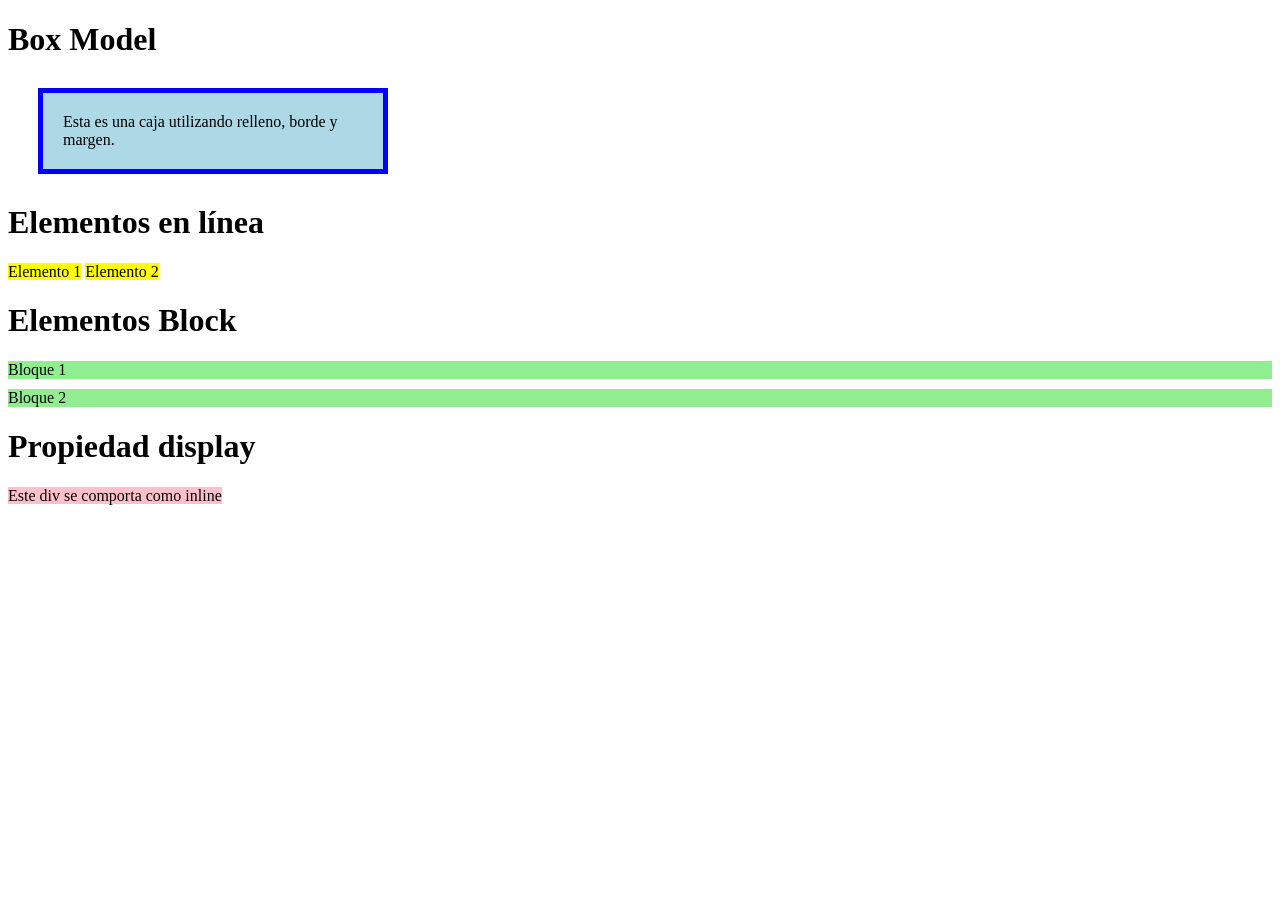
<file: Punto 2-1/index.html>
<!DOCTYPE html>
<html>
<head>
    <title>Modelo de Caja (Box Model)</title>
    <link rel="stylesheet" href="estilos.css">
    <meta charset="UTF-8">
</head>
<body>

<h1>Box Model</h1>

<div class="caja">
    Esta es una caja utilizando relleno, borde y margen.
</div>

<h1>Elementos en línea</h2>

<span class="inline">Elemento 1</span>
<span class="inline">Elemento 2</span>

<h1>Elementos Block</h2>

<div class="block">Bloque 1</div>
<div class="block">Bloque 2</div>

<h1>Propiedad display</h2>

<div class="display-inline">
    Este div se comporta como inline
</div>

</body>
</html>
</file>
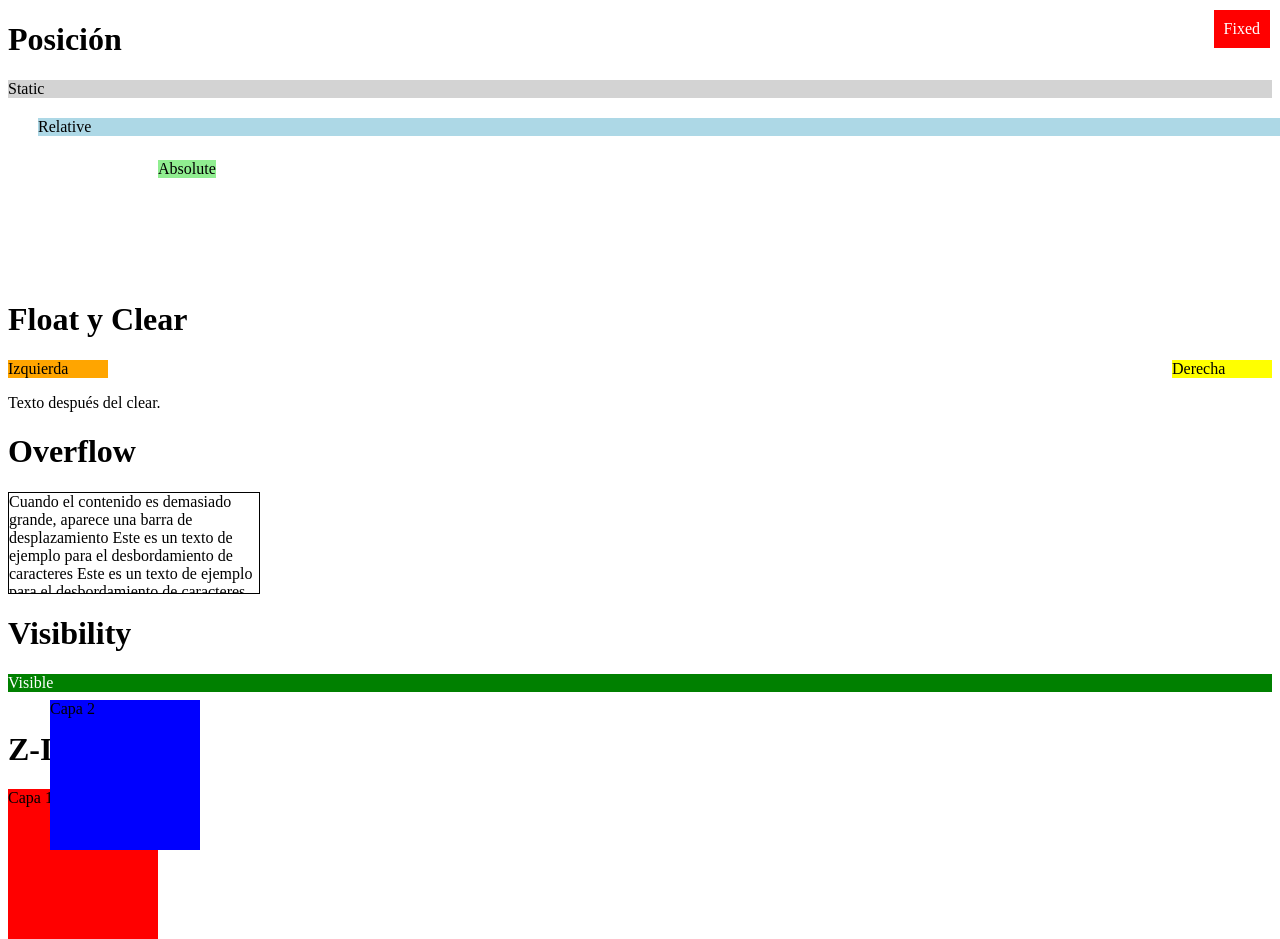
<file: Punto 2-2/index.html>
<!DOCTYPE html>
<html>
<head>
    <title>Propiedades de visualización y posicionamiento de elementos</title>
    <link rel="stylesheet" href="estilos.css">
    <meta charset="UTF-8">
</head>
<body>

<h1>Posición</h1>

<div class="contenedor">
    <div class="static">Static</div>
    <div class="relative">Relative</div>
    <div class="absolute">Absolute</div>
</div>

<div class="fixed">
    Fixed
</div>

<h1>Float y Clear</h1>

<div class="float-left">Izquierda</div>
<div class="float-right">Derecha</div>

<div class="clear"></div>

<p>Texto después del clear.</p>

<h1>Overflow</h1>

<div class="overflow-box">
    Cuando el contenido es demasiado grande, aparece una barra de desplazamiento
    Este es un texto de ejemplo para el desbordamiento de caracteres
    Este es un texto de ejemplo para el desbordamiento de caracteres
    Este es un texto de ejemplo para el desbordamiento de caracteres
</div>

<h1>Visibility</h1>

<div class="visible-box">
    Visible
</div>

<div class="hidden-box">
    Hidden
</div>

<h1>Z-Index</h1>

<div class="capa1">Capa 1</div>
<div class="capa2">Capa 2</div>

</body>
</html>
</file>
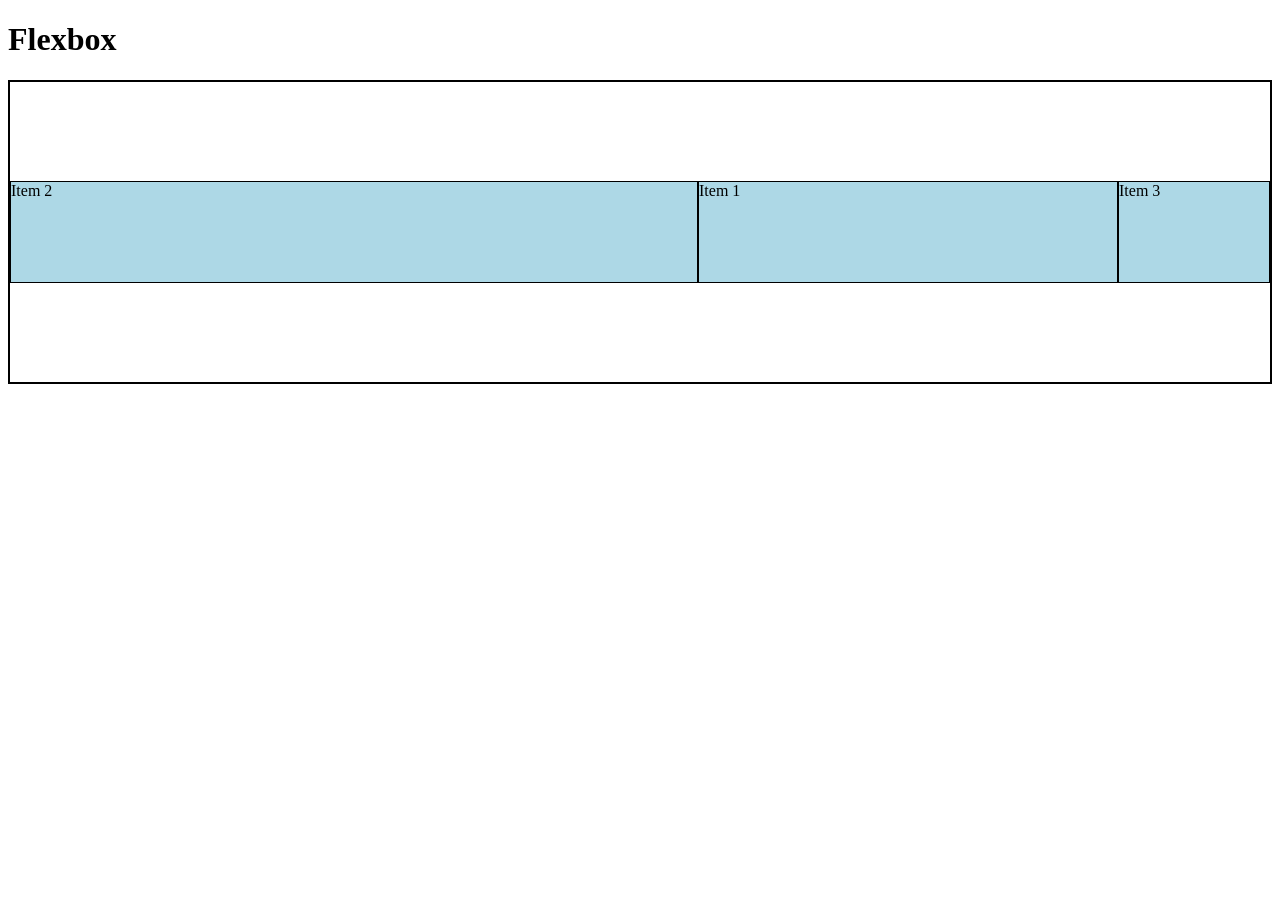
<file: Punto 2-3/index.html>
<!DOCTYPE html>
<html>
<head>
    <title>Flexbox CSS</title>
    <link rel="stylesheet" href="estilos.css">
    <meta charset="UTF-8">
</head>
<body>

<h1>Flexbox</h1>

<div class="contenedor-flex">

    <div class="item item1">
        Item 1
    </div>

    <div class="item item2">
        Item 2
    </div>

    <div class="item item3">
        Item 3
    </div>

</div>

</body>
</html>
</file>
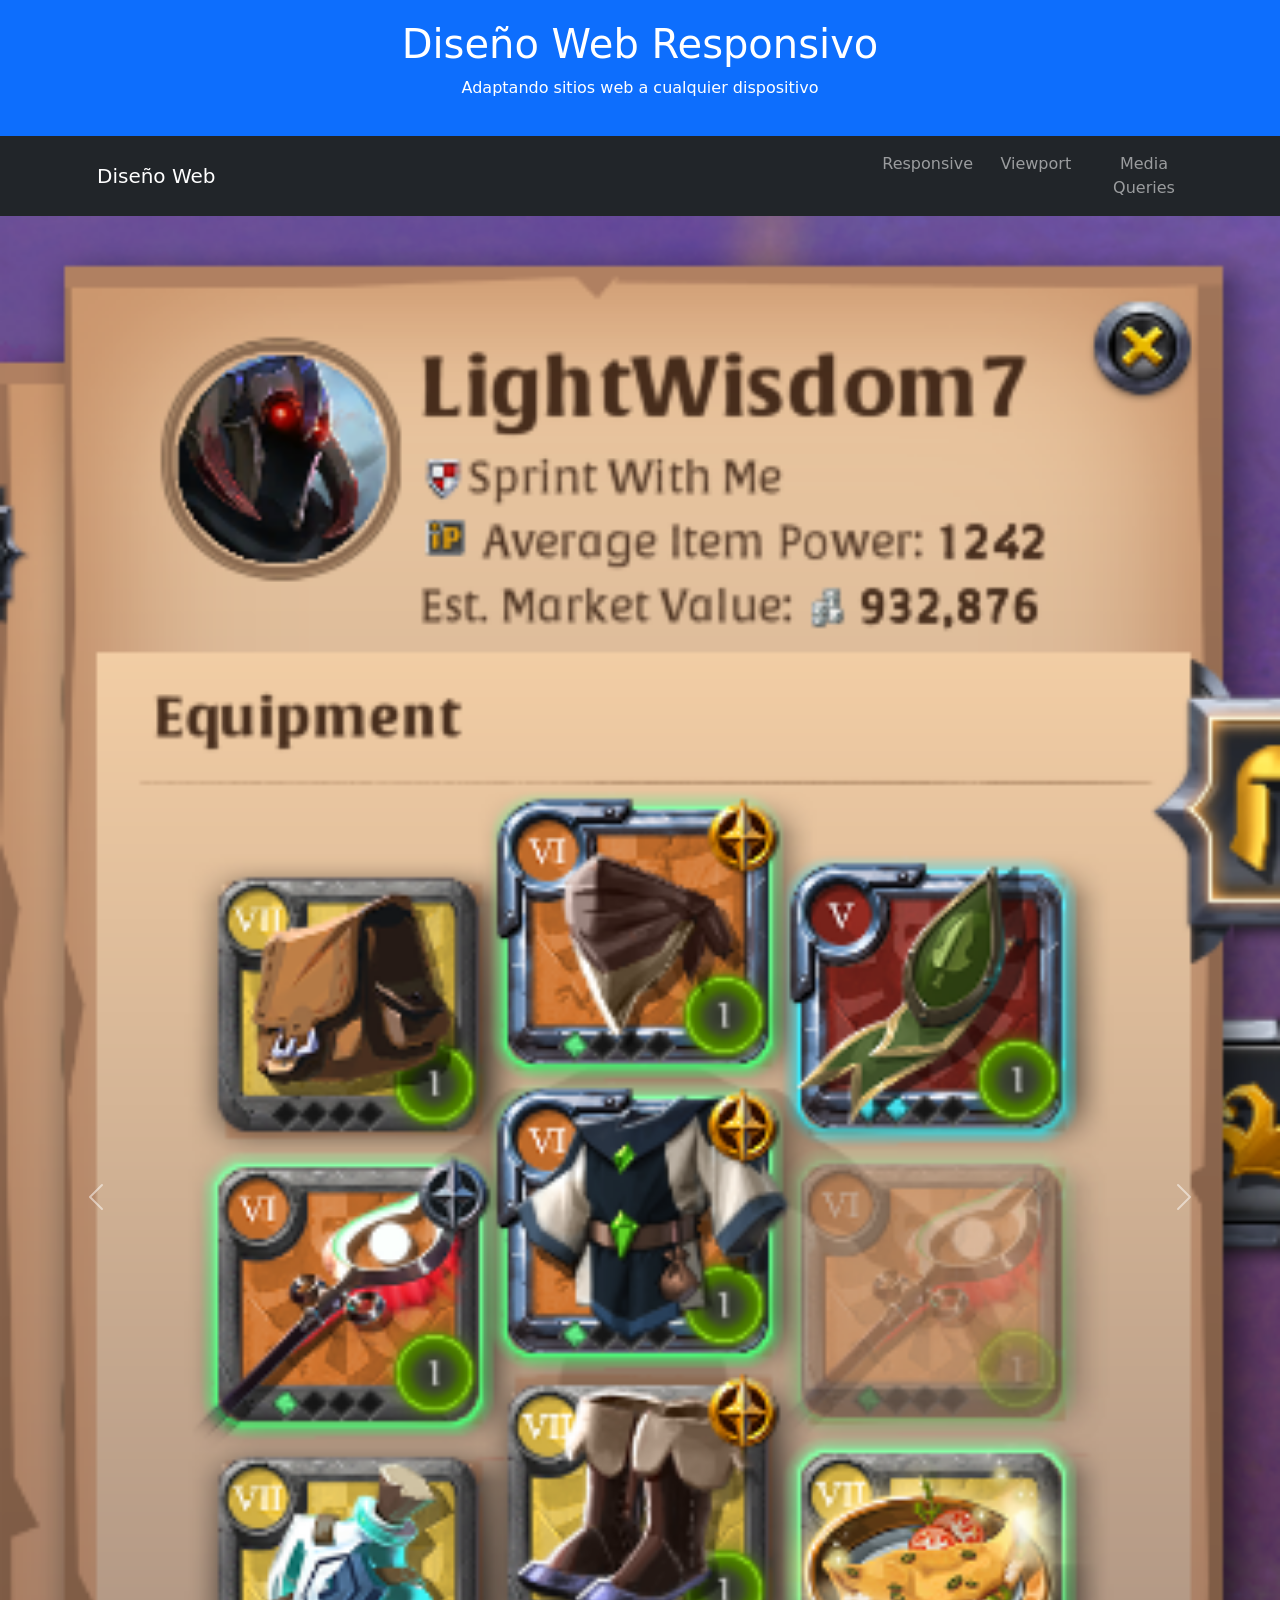
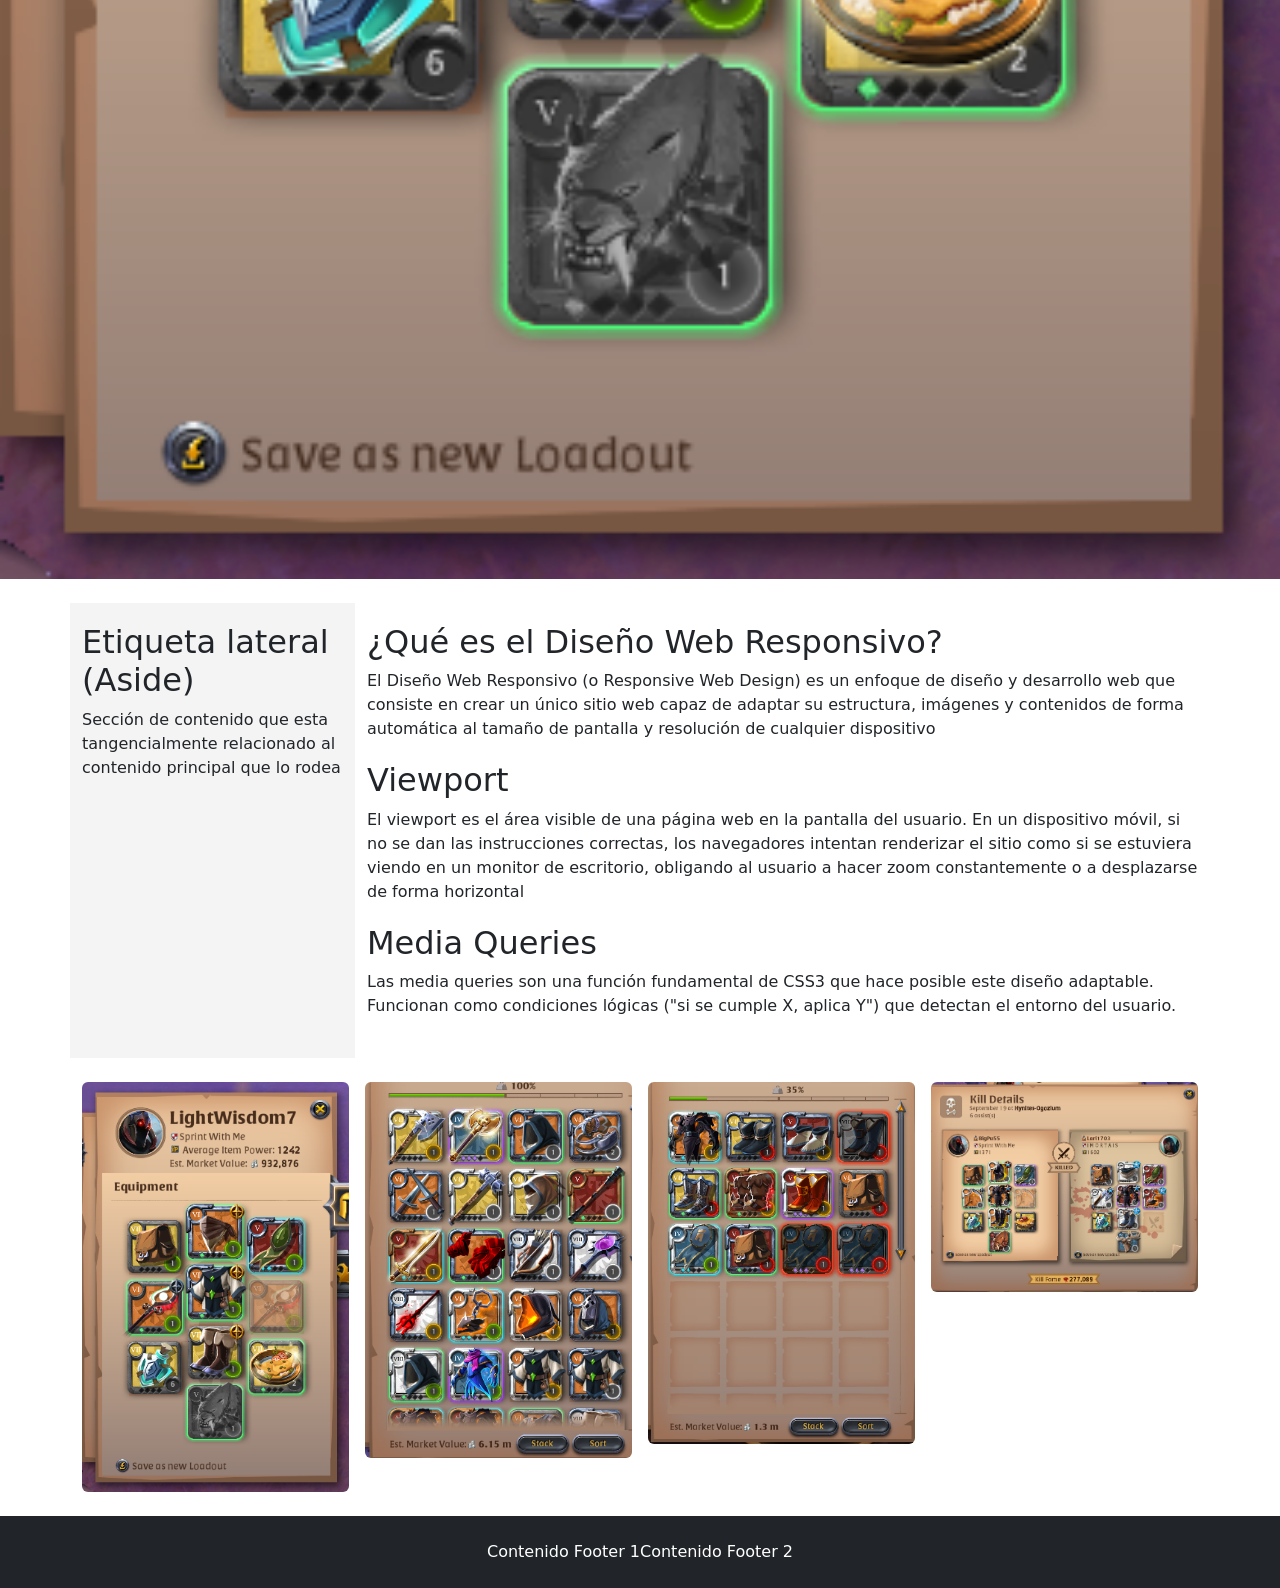
<file: Punto 3-1/index.html>
<!DOCTYPE html>
<html lang="es">
<head>
    <meta charset="UTF-8">
    <meta name="viewport" content="width=device-width, initial-scale=1.0">
    <title>Tarea 3</title>
    <link href="https://cdn.jsdelivr.net/npm/bootstrap@5.3.7/dist/css/bootstrap.min.css" rel="stylesheet">
    <link rel="stylesheet" href="estilos.css">
    <script src="https://cdn.jsdelivr.net/npm/bootstrap@5.3.7/dist/js/bootstrap.bundle.min.js"></script>
</head>

<body>

<header>
    <h1>Diseño Web Responsivo</h1>
    <p>Adaptando sitios web a cualquier dispositivo</p>
</header>

<nav class="navbar navbar-expand-lg navbar-dark bg-dark">

    <div class="container">

        <a class="navbar-brand" href="#">
            Diseño Web
        </a>

        <button class="navbar-toggler"
                type="button"
                data-bs-toggle="collapse"
                data-bs-target="#menu">

            <span class="navbar-toggler-icon"></span>

        </button>

        <div class="collapse navbar-collapse" id="menu">

            <ul class="navbar-nav ms-auto">

                <li class="nav-item">
                    <a class="nav-link" href="#responsive">Responsive</a>
                </li>

                <li class="nav-item">
                    <a class="nav-link" href="#viewport">Viewport</a>
                </li>

                <li class="nav-item">
                    <a class="nav-link" href="#mediaqueries">Media Queries</a>
                </li>

            </ul>

        </div>

    </div>
</nav>

<div id="carouselExample"
     class="carousel slide"
     data-bs-ride="carousel">

    <div class="carousel-inner">

        <div class="carousel-item active">
            <img src="imagen/imagen1.png"
                 class="d-block w-100"
                 alt="Imagen 1">
        </div>

        <div class="carousel-item">
            <img src="imagen/imagen2.png"
                 class="d-block w-100"
                 alt="Imagen 2">
        </div>

        <div class="carousel-item">
            <img src="imagen/imagen3.png"
                 class="d-block w-100"
                 alt="Imagen 3">
        </div>

    </div>

    <button class="carousel-control-prev"
            type="button"
            data-bs-target="#carouselExample"
            data-bs-slide="prev">

        <span class="carousel-control-prev-icon"></span>

    </button>

    <button class="carousel-control-next"
            type="button"
            data-bs-target="#carouselExample"
            data-bs-slide="next">

        <span class="carousel-control-next-icon"></span>

    </button>

</div>

<div class="container mt-4">

    <div class="row">

    <aside class="col-md-3">
        <h2>Etiqueta lateral (Aside) </h2>
        <p>Sección de contenido que esta tangencialmente relacionado al contenido principal que lo rodea </p>
    </aside>

    <main class="col-md-9">

        <article id="responsive">
            <h2>¿Qué es el Diseño Web Responsivo?</h2>
            <p>El Diseño Web Responsivo (o Responsive Web Design) es un enfoque de diseño y desarrollo web que consiste en crear un único sitio web capaz de adaptar su estructura, imágenes y contenidos de forma automática al tamaño de pantalla y resolución de cualquier dispositivo</p>
        </article>

        <article id="viewport">
            <h2>Viewport</h2>
            <p>El viewport es el área visible de una página web en la pantalla del usuario. En un dispositivo móvil, si no se dan las instrucciones correctas, los navegadores intentan renderizar el sitio como si se estuviera viendo en un monitor de escritorio, obligando al usuario a hacer zoom constantemente o a desplazarse de forma horizontal</p>
        </article>

        <article id="mediaqueries">
            <h2>Media Queries</h2>
            <p>Las media queries son una función fundamental de CSS3 que hace posible este diseño adaptable. Funcionan como condiciones lógicas ("si se cumple X, aplica Y") que detectan el entorno del usuario.</p>
        </article>

    </main>
</div>
</div>

<section class="container mt-4">

    <div class="row g-3">

        <div class="col-12 col-sm-6 col-md-3">
            <img src="imagen/imagen1.png"
                 class="img-fluid rounded"
                 alt="">
        </div>

        <div class="col-12 col-sm-6 col-md-3">
            <img src="imagen/imagen2.png"
                 class="img-fluid rounded"
                 alt="">
        </div>

        <div class="col-12 col-sm-6 col-md-3">
            <img src="imagen/imagen3.png"
                 class="img-fluid rounded"
                 alt="">
        </div>

        <div class="col-12 col-sm-6 col-md-3">
            <img src="imagen/imagen4.png"
                 class="img-fluid rounded"
                 alt="">
        </div>

    </div>

</section>


<footer class="bg-dark text-white p-4 mt-4">
<div class="d-flex justify-content-around flex-column flex-md-row">

    <div>Contenido Footer 1</div>

    <div>Contenido Footer 2</div>

</div>
</footer>

</body>
</html>
</file>
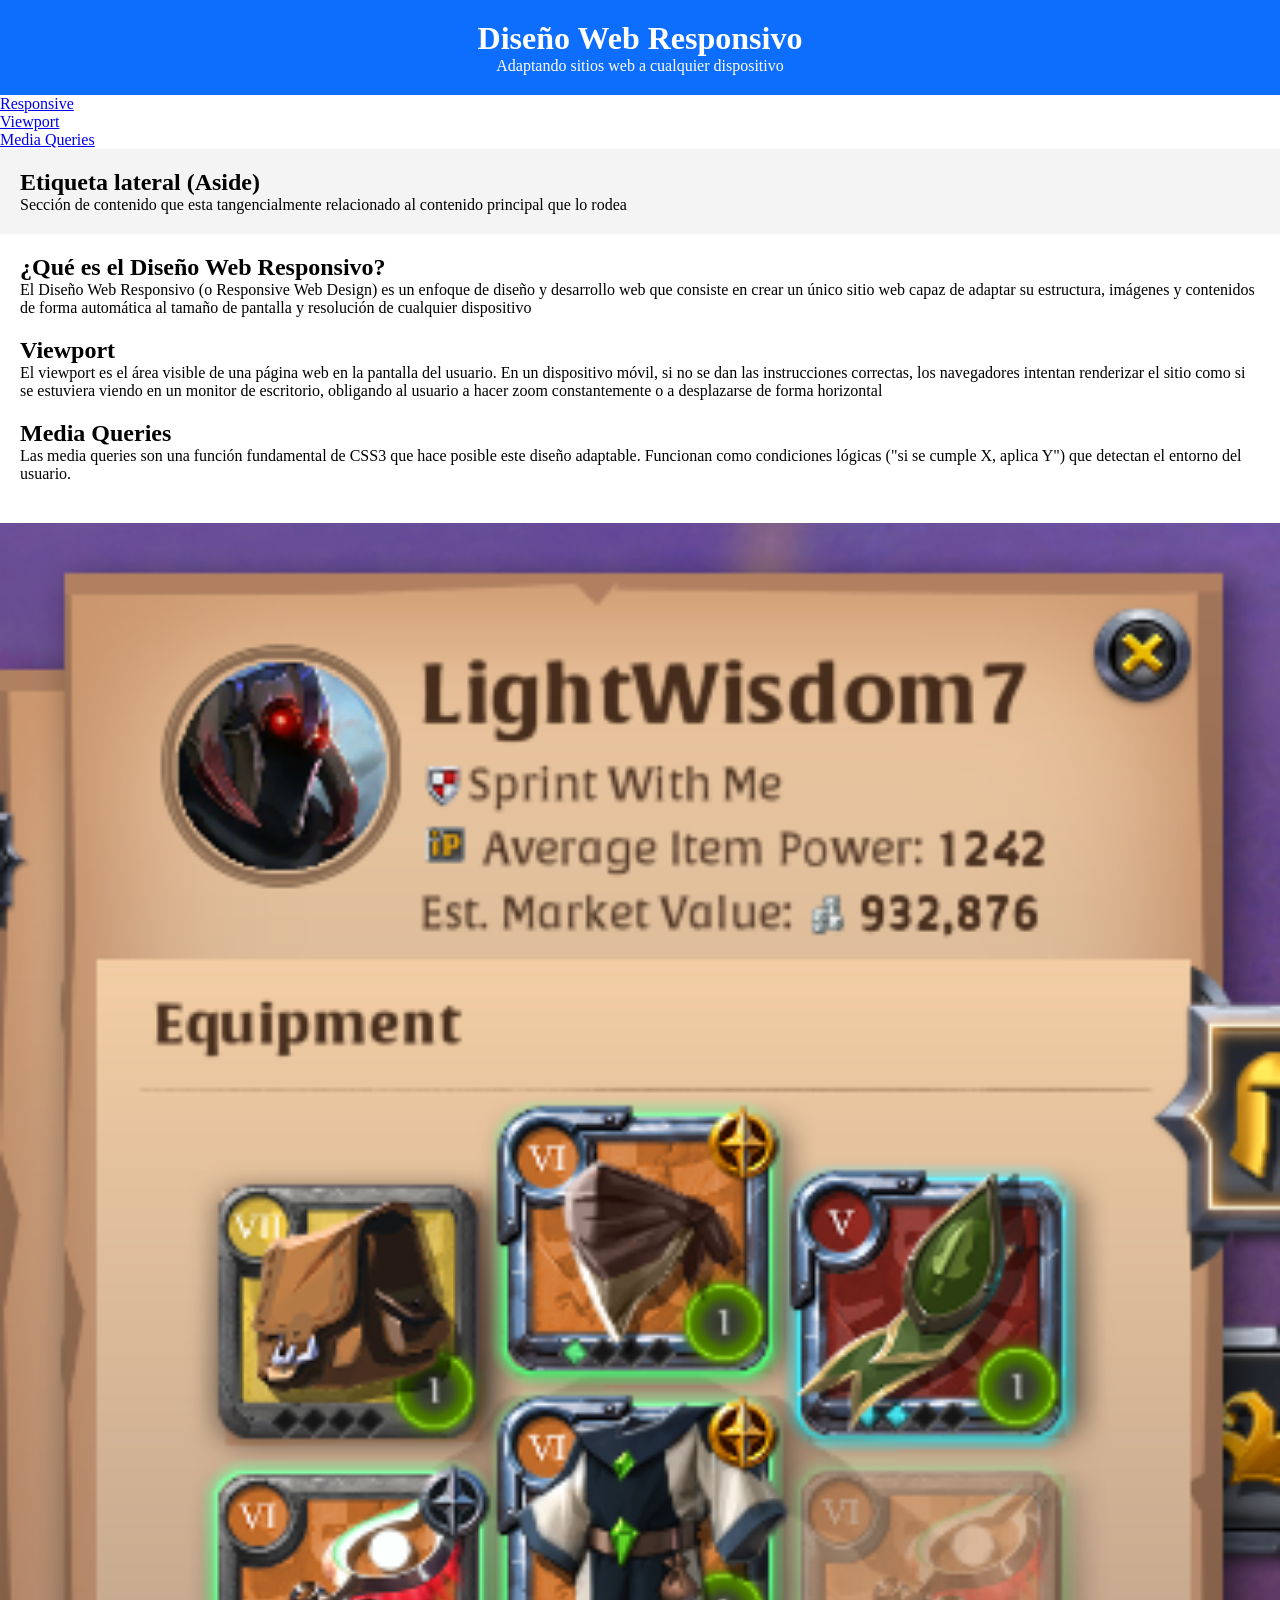
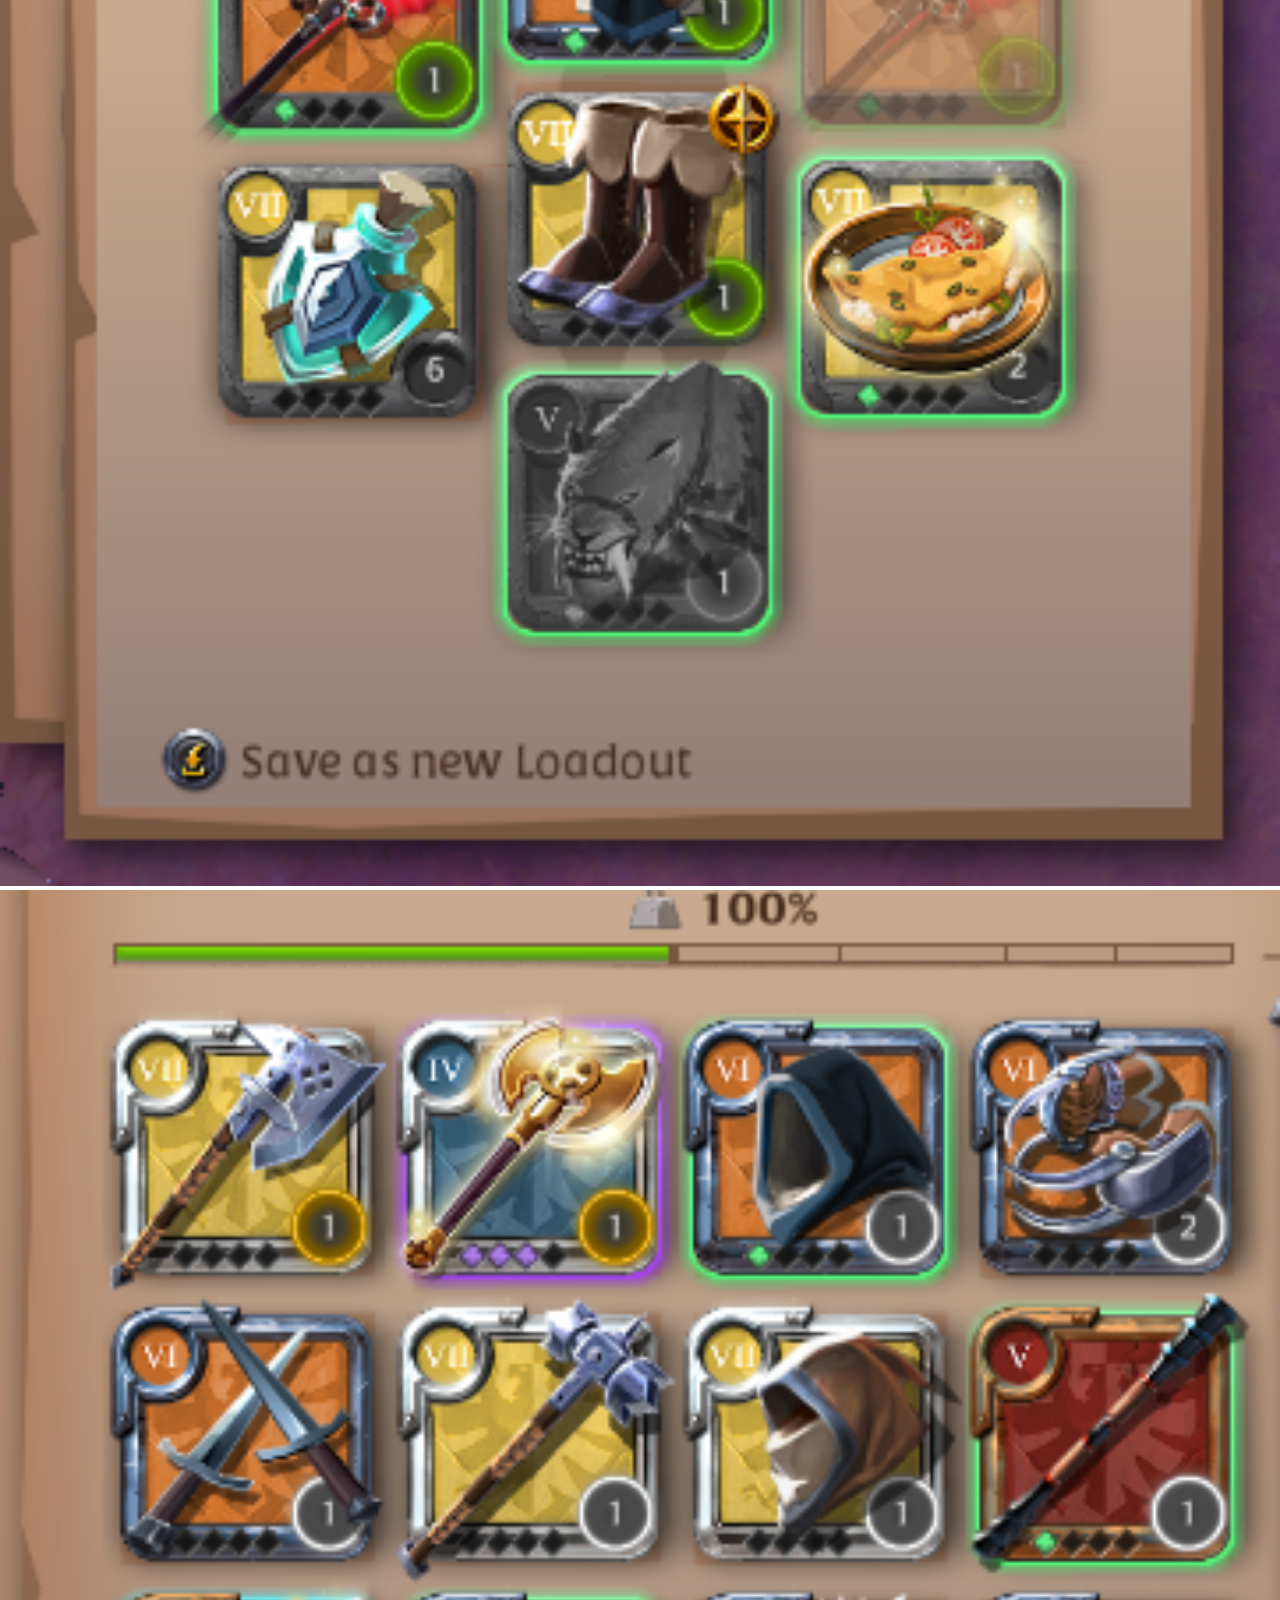
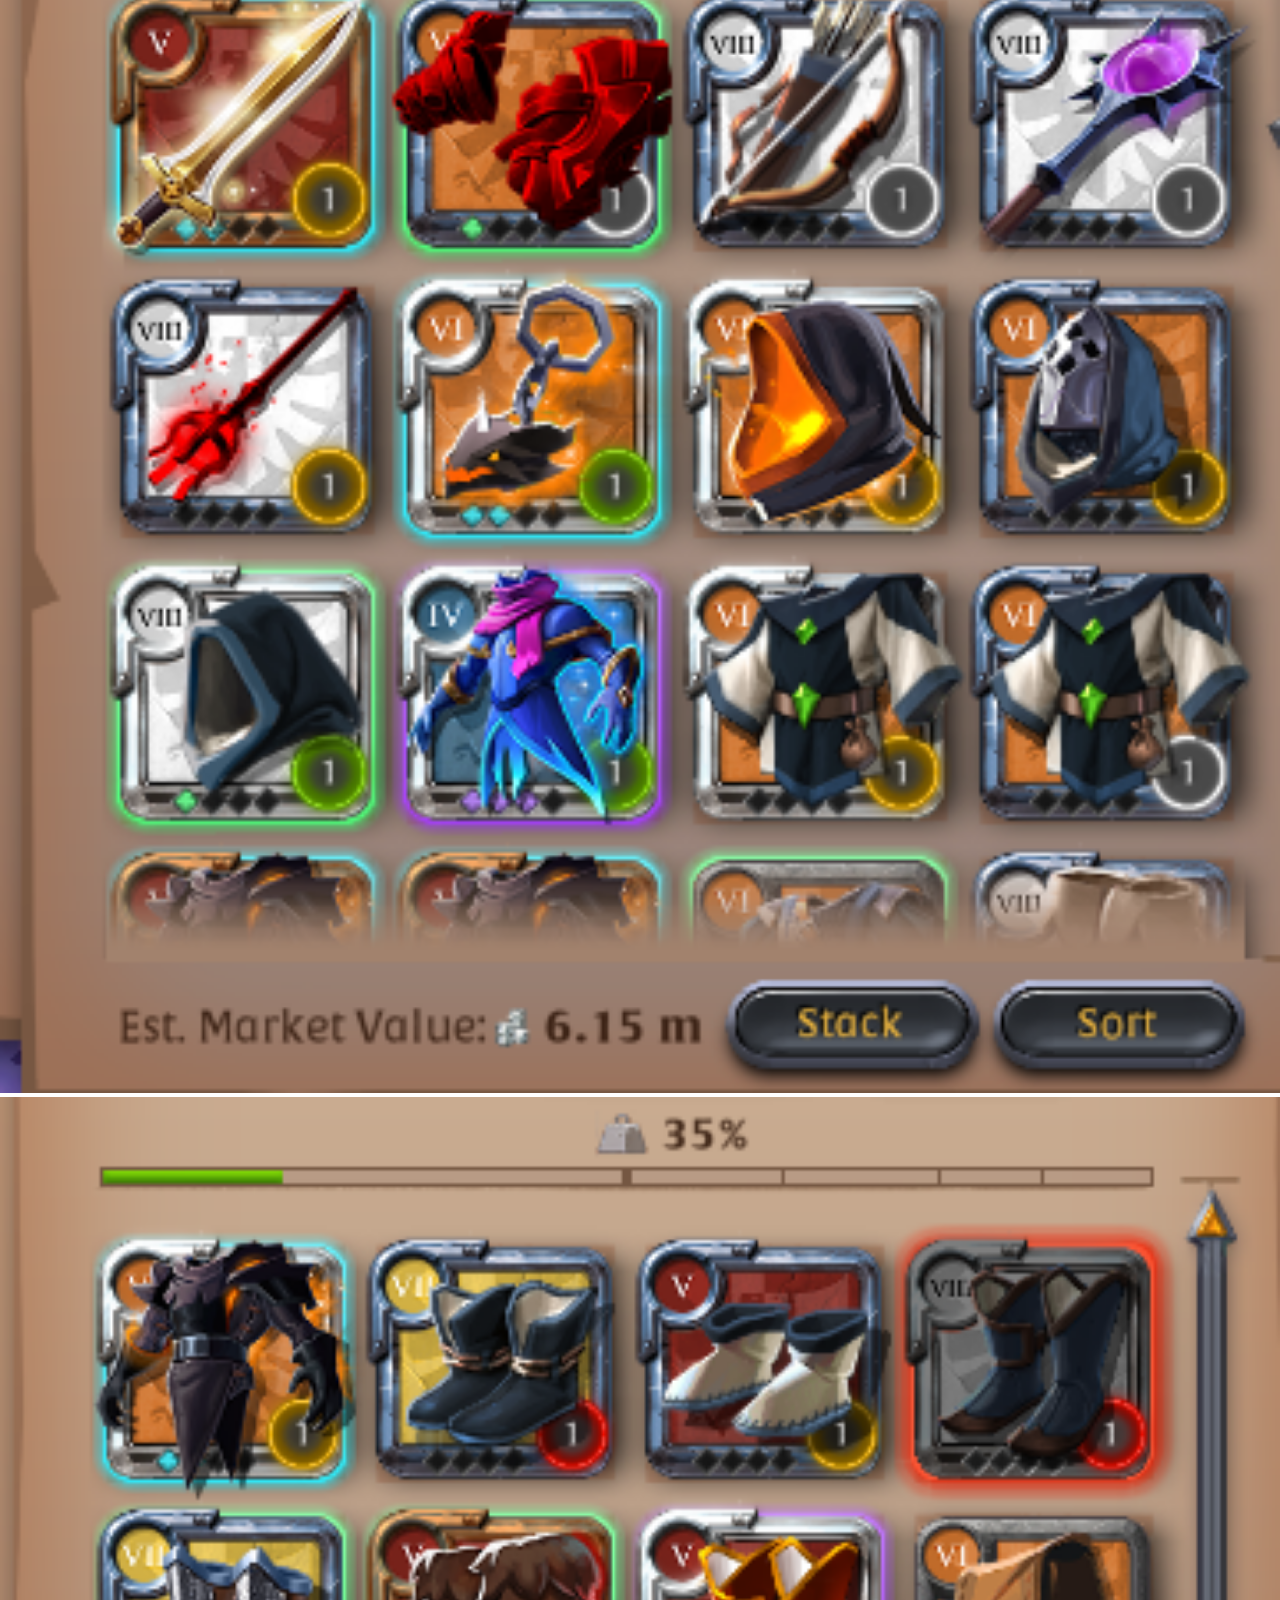
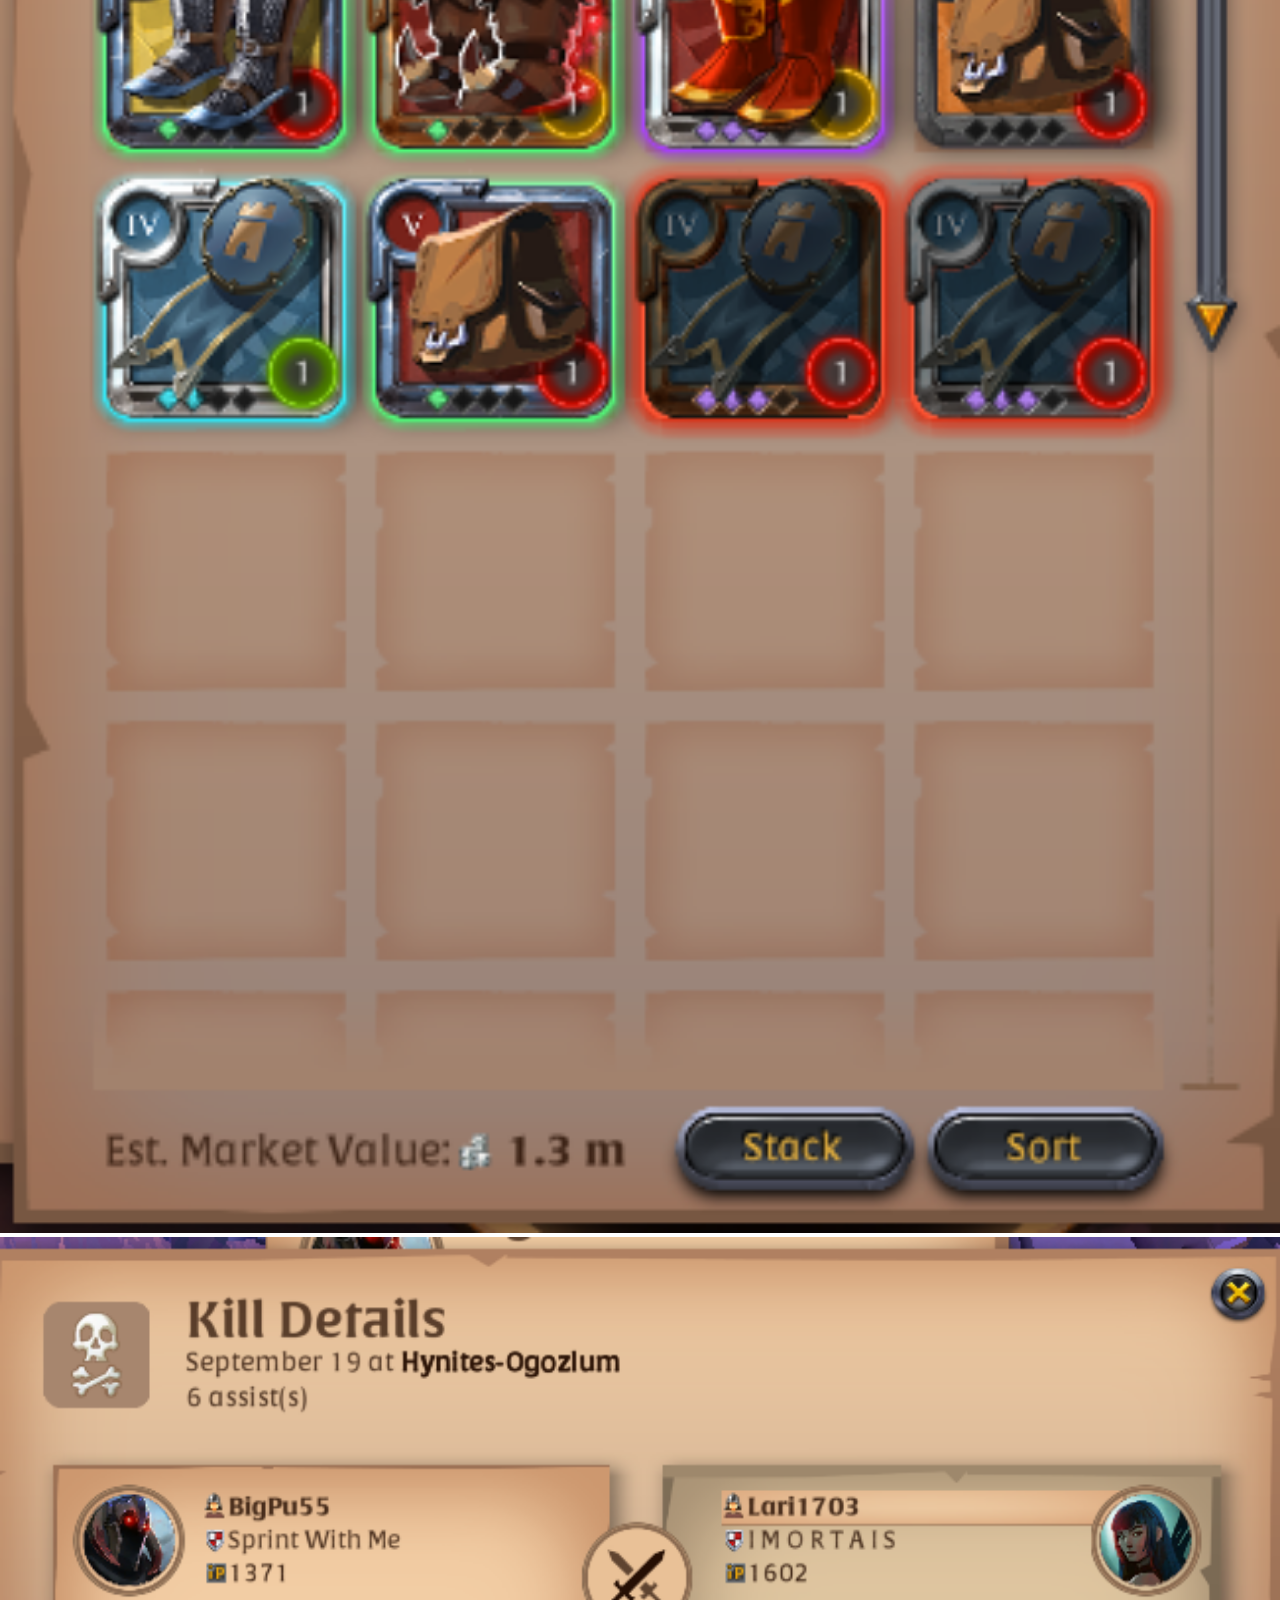
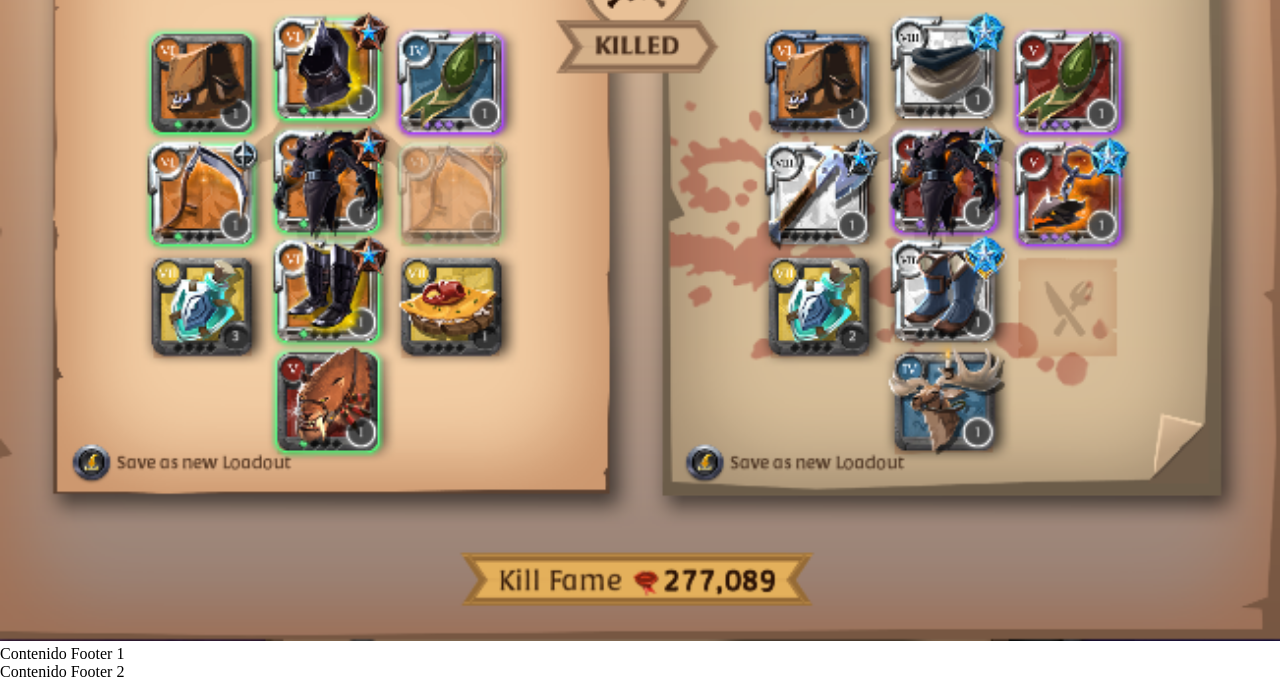
<file: Punto 3-2/index.html>
<!DOCTYPE html>
<html lang="es">
<head>
    <meta charset="UTF-8">
    <meta name="viewport" content="width=device-width, initial-scale=1.0">
    <title>Tarea 3</title>
    <link rel="stylesheet" href="estilos.css">
</head>

<body>

<header>
    <h1>Diseño Web Responsivo</h1>
    <p>Adaptando sitios web a cualquier dispositivo</p>
</header>

<nav>
    <ul>
        <li><a href="#responsive">Responsive</a></li>
        <li><a href="#viewport">Viewport</a></li>
        <li><a href="#mediaqueries">Media Queries</a></li>
    </ul>
</nav>

<div class="contenedor">

    <aside>
        <h2>Etiqueta lateral (Aside) </h2>
        <p>Sección de contenido que esta tangencialmente relacionado al contenido principal que lo rodea </p>
    </aside>

    <main>

        <article id="responsive">
            <h2>¿Qué es el Diseño Web Responsivo?</h2>
            <p>El Diseño Web Responsivo (o Responsive Web Design) es un enfoque de diseño y desarrollo web que consiste en crear un único sitio web capaz de adaptar su estructura, imágenes y contenidos de forma automática al tamaño de pantalla y resolución de cualquier dispositivo</p>
        </article>

        <article id="viewport">
            <h2>Viewport</h2>
            <p>El viewport es el área visible de una página web en la pantalla del usuario. En un dispositivo móvil, si no se dan las instrucciones correctas, los navegadores intentan renderizar el sitio como si se estuviera viendo en un monitor de escritorio, obligando al usuario a hacer zoom constantemente o a desplazarse de forma horizontal</p>
        </article>

        <article id="mediaqueries">
            <h2>Media Queries</h2>
            <p>Las media queries son una función fundamental de CSS3 que hace posible este diseño adaptable. Funcionan como condiciones lógicas ("si se cumple X, aplica Y") que detectan el entorno del usuario.</p>
        </article>

    </main>

</div>

<section class="galeria">
    <img src="imagen/imagen1.png" alt="">
    <img src="imagen/imagen2.png" alt="">
    <img src="imagen/imagen3.png" alt="">
    <img src="imagen/imagen4.png" alt="">
</section>


<footer>
    <div>Contenido Footer 1</div>
    <div>Contenido Footer 2</div>
</footer>

</body>
</html>
</file>
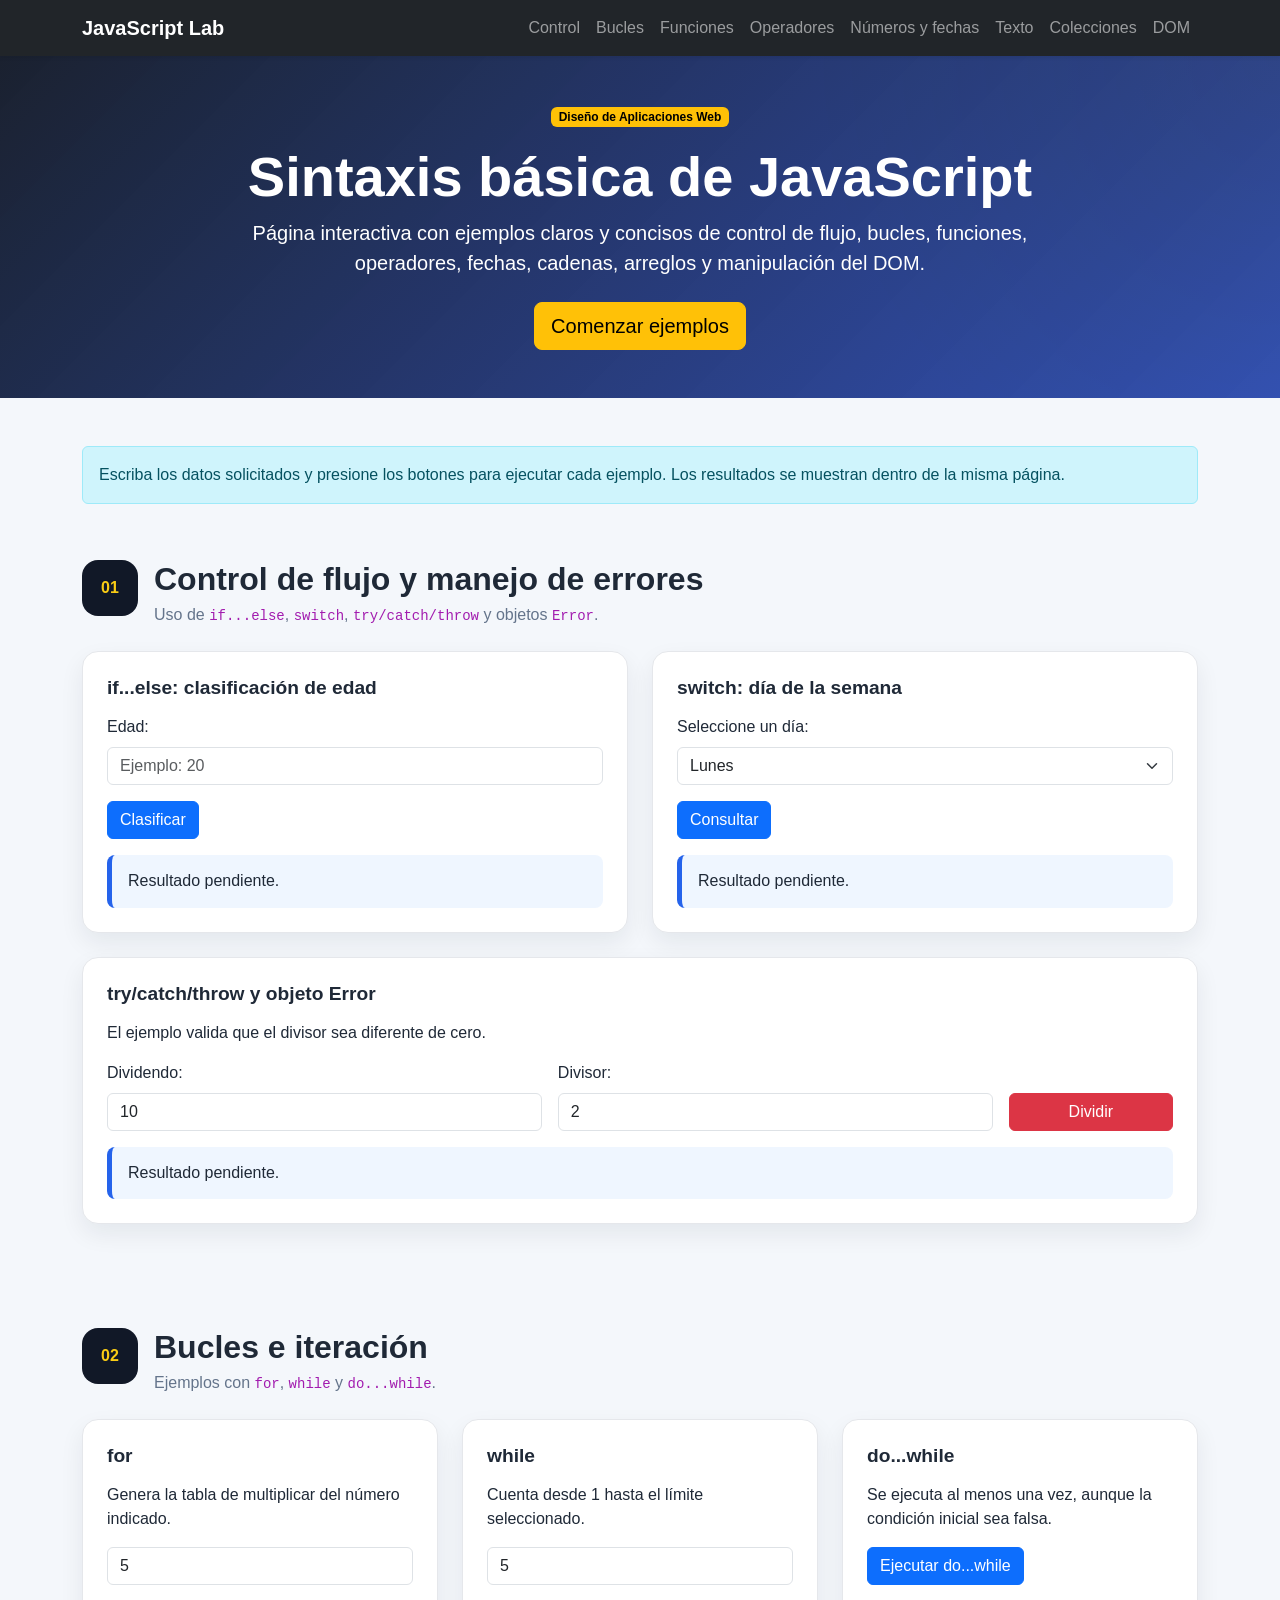
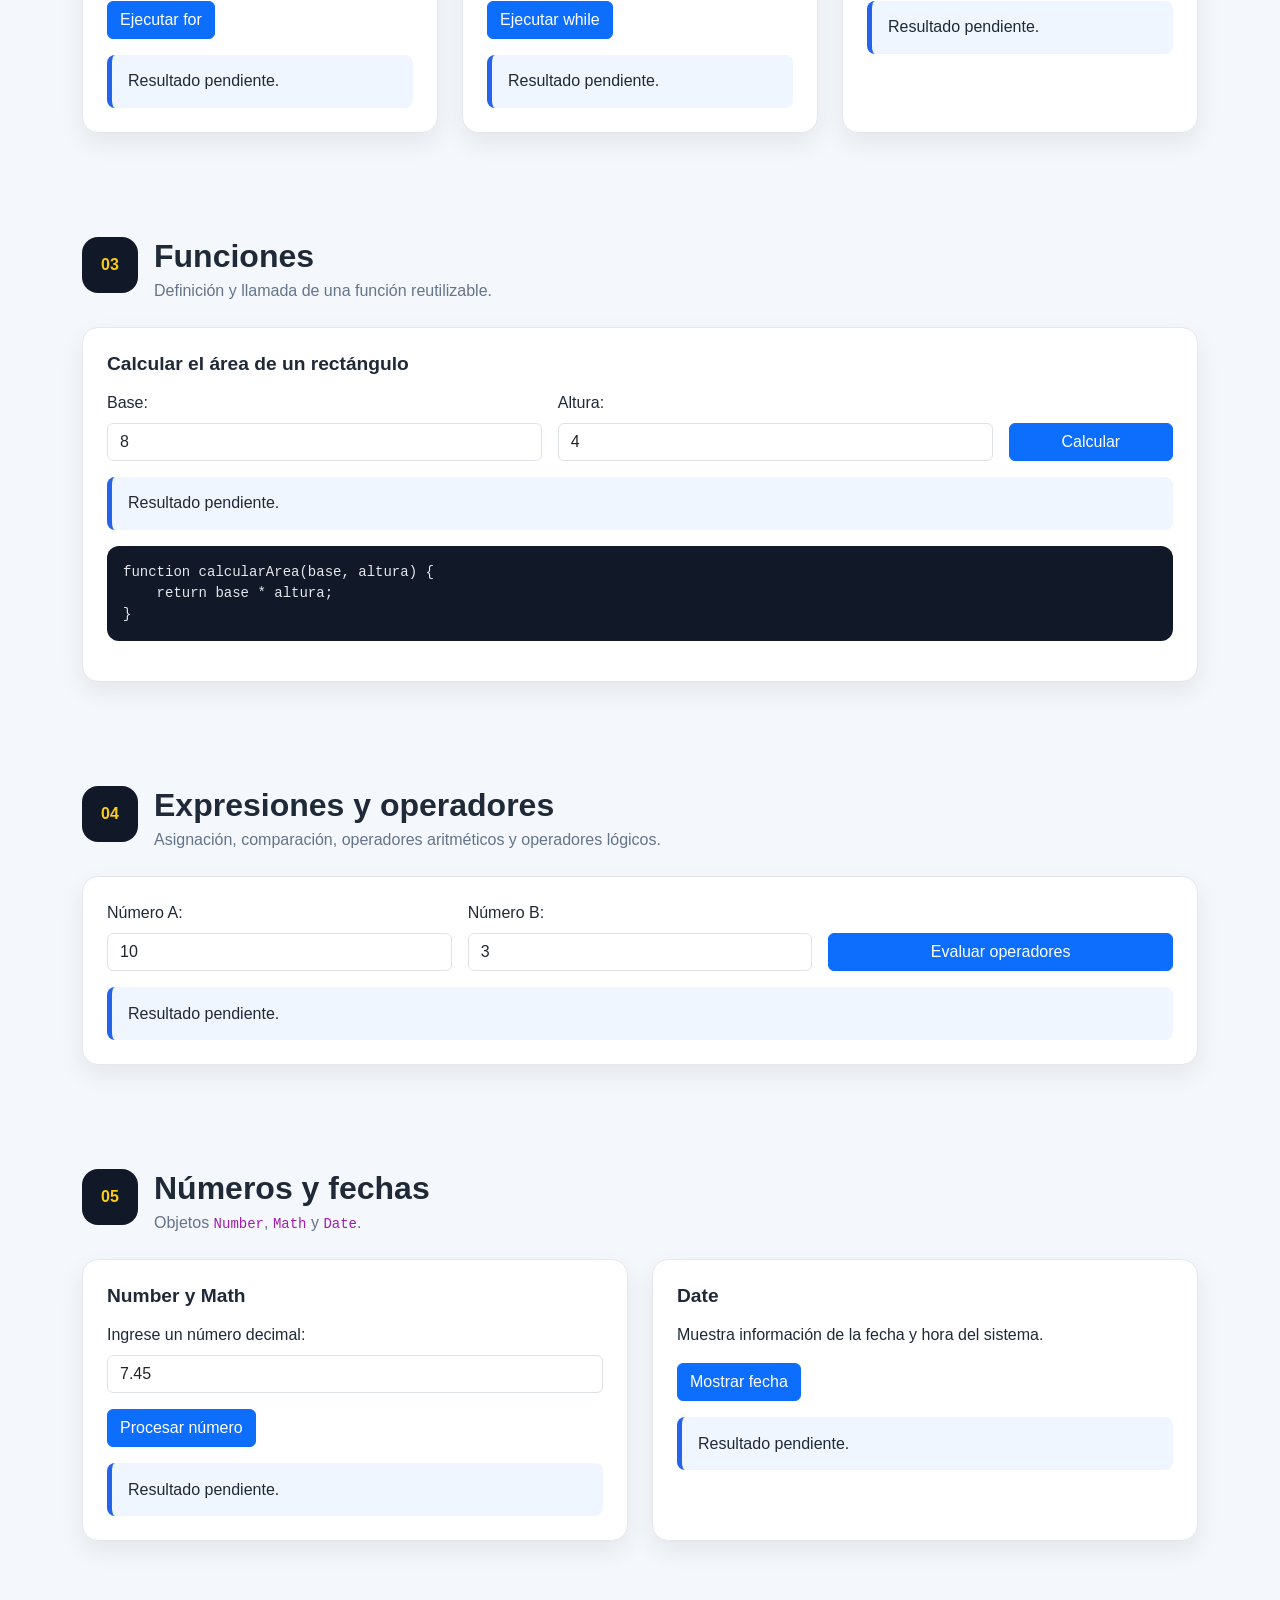
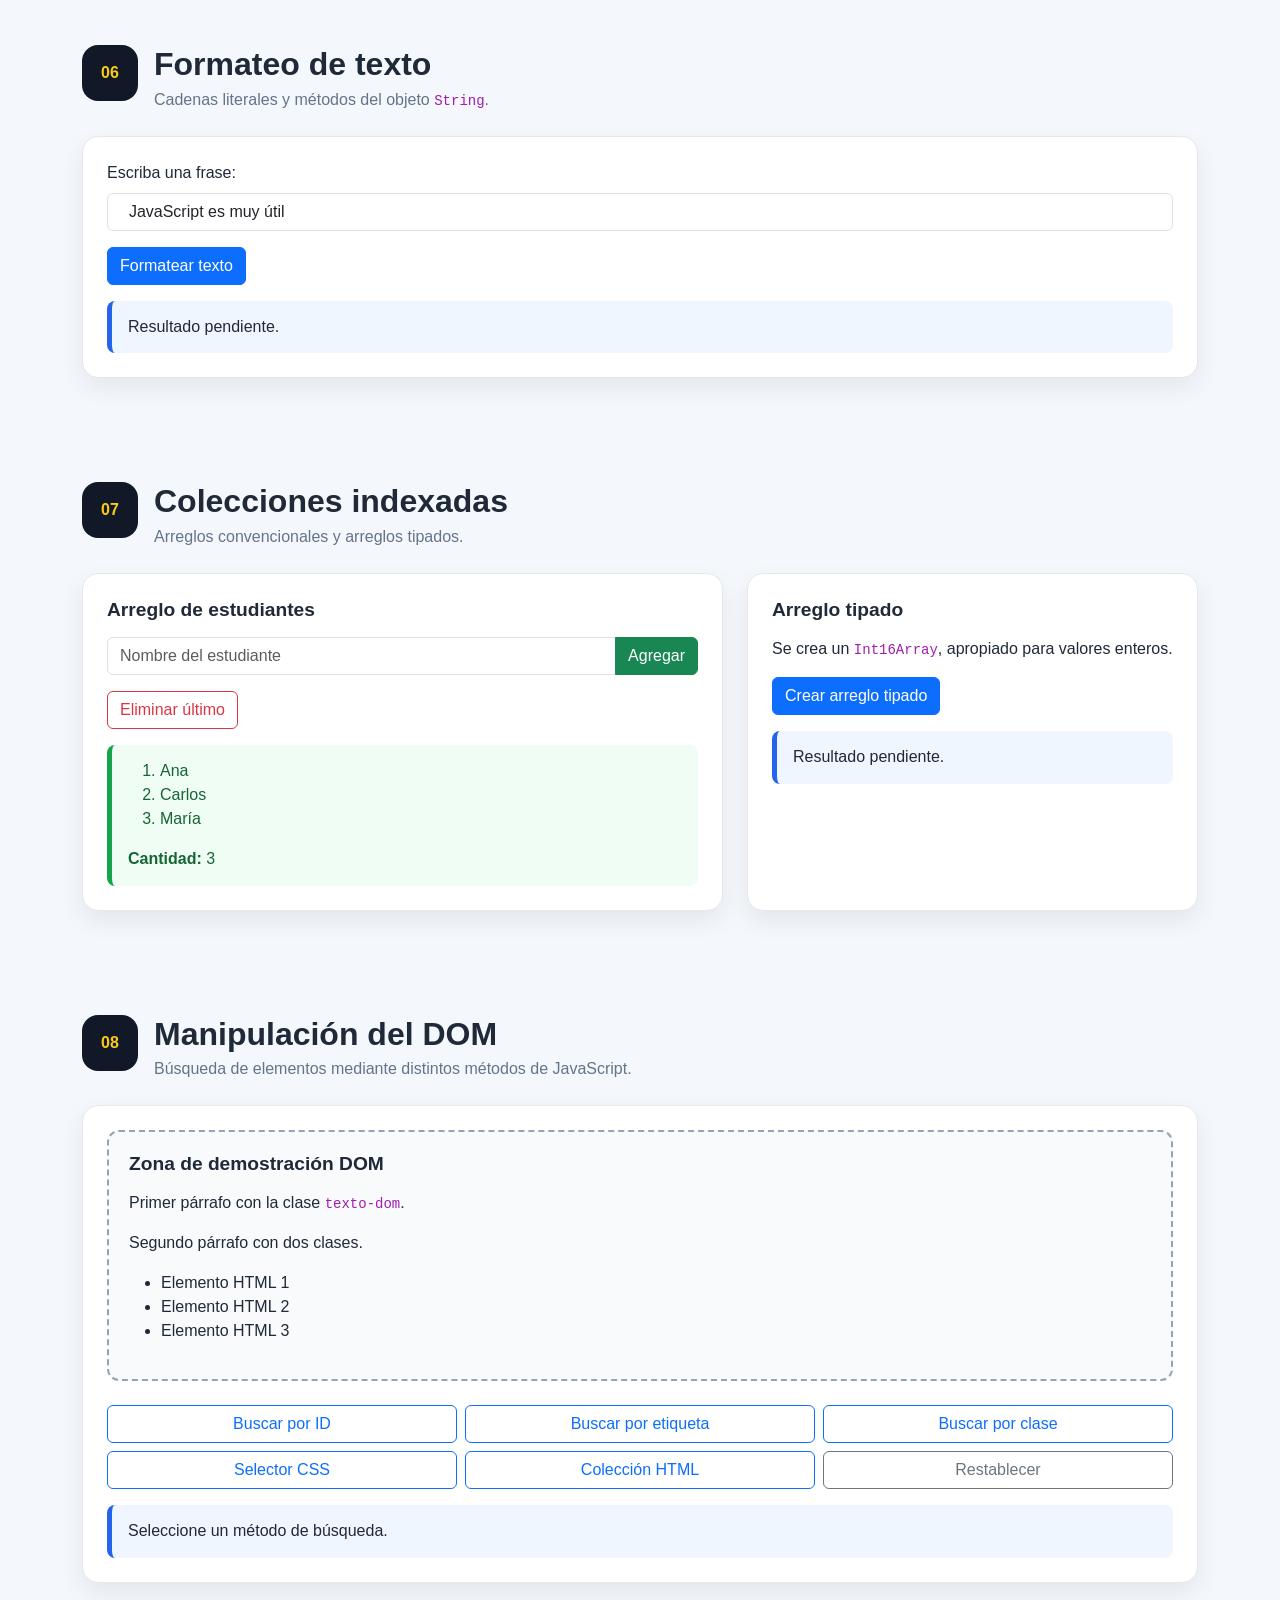
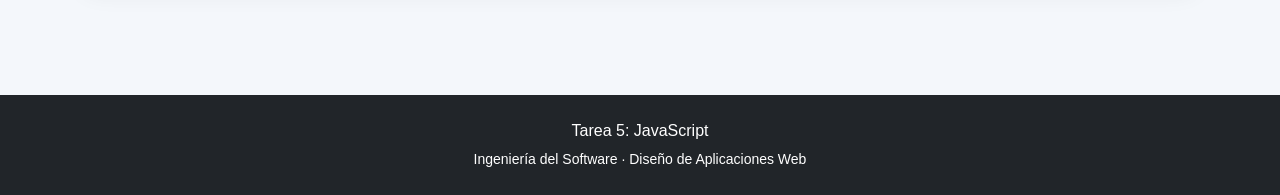
<file: Punto 5/index.html>
<!DOCTYPE html>
<html lang="es">
<head>
    <meta charset="UTF-8">
    <meta name="viewport" content="width=device-width, initial-scale=1.0">
    <meta name="description" content="Ejemplos prácticos de sintaxis básica de JavaScript">
    <meta name="author" content="Fernando Castillo Ortiz">
    <title>Tarea 5 - Sintaxis de JavaScript</title>

    <link href="https://cdn.jsdelivr.net/npm/bootstrap@5.3.3/dist/css/bootstrap.min.css" rel="stylesheet">

    <link rel="stylesheet" href="styles.css">
</head>
<body>
    <nav class="navbar navbar-expand-lg navbar-dark bg-dark sticky-top shadow-sm">
        <div class="container">
            <a class="navbar-brand fw-bold" href="#inicio">JavaScript Lab</a>
            <button class="navbar-toggler" type="button" data-bs-toggle="collapse"
                    data-bs-target="#menuPrincipal" aria-controls="menuPrincipal"
                    aria-expanded="false" aria-label="Abrir navegación">
                <span class="navbar-toggler-icon"></span>
            </button>

            <div class="collapse navbar-collapse" id="menuPrincipal">
                <ul class="navbar-nav ms-auto">
                    <li class="nav-item"><a class="nav-link" href="#control">Control</a></li>
                    <li class="nav-item"><a class="nav-link" href="#bucles">Bucles</a></li>
                    <li class="nav-item"><a class="nav-link" href="#funciones">Funciones</a></li>
                    <li class="nav-item"><a class="nav-link" href="#operadores">Operadores</a></li>
                    <li class="nav-item"><a class="nav-link" href="#numeros">Números y fechas</a></li>
                    <li class="nav-item"><a class="nav-link" href="#texto">Texto</a></li>
                    <li class="nav-item"><a class="nav-link" href="#colecciones">Colecciones</a></li>
                    <li class="nav-item"><a class="nav-link" href="#dom">DOM</a></li>
                </ul>
            </div>
        </div>
    </nav>

    <header id="inicio" class="hero">
        <div class="container py-5 text-center">
            <span class="badge text-bg-warning mb-3">Diseño de Aplicaciones Web</span>
            <h1 class="display-4 fw-bold">Sintaxis básica de JavaScript</h1>
            <p class="lead mx-auto">
                Página interactiva con ejemplos claros y concisos de control de flujo,
                bucles, funciones, operadores, fechas, cadenas, arreglos y manipulación del DOM.
            </p>
            <a class="btn btn-warning btn-lg mt-2" href="#control">Comenzar ejemplos</a>
        </div>
    </header>

    <main class="container py-5">
        <div class="alert alert-info">
            Escriba los datos solicitados y presione los botones para ejecutar cada ejemplo.
            Los resultados se muestran dentro de la misma página.
        </div>

        <!-- CONTROL DE FLUJO -->
        <section id="control" class="topic-section">
            <div class="section-heading">
                <span>01</span>
                <div>
                    <h2>Control de flujo y manejo de errores</h2>
                    <p>Uso de <code>if...else</code>, <code>switch</code>, <code>try/catch/throw</code> y objetos <code>Error</code>.</p>
                </div>
            </div>

            <div class="row g-4">
                <div class="col-lg-6">
                    <article class="example-card h-100">
                        <h3>if...else: clasificación de edad</h3>
                        <label for="edad" class="form-label">Edad:</label>
                        <input id="edad" class="form-control" type="number" min="0" placeholder="Ejemplo: 20">
                        <button class="btn btn-primary mt-3" id="btnEdad">Clasificar</button>
                        <div class="result" id="resultadoEdad" aria-live="polite">Resultado pendiente.</div>
                    </article>
                </div>

                <div class="col-lg-6">
                    <article class="example-card h-100">
                        <h3>switch: día de la semana</h3>
                        <label for="dia" class="form-label">Seleccione un día:</label>
                        <select id="dia" class="form-select">
                            <option value="1">Lunes</option>
                            <option value="2">Martes</option>
                            <option value="3">Miércoles</option>
                            <option value="4">Jueves</option>
                            <option value="5">Viernes</option>
                            <option value="6">Sábado</option>
                            <option value="7">Domingo</option>
                        </select>
                        <button class="btn btn-primary mt-3" id="btnDia">Consultar</button>
                        <div class="result" id="resultadoDia" aria-live="polite">Resultado pendiente.</div>
                    </article>
                </div>

                <div class="col-12">
                    <article class="example-card">
                        <h3>try/catch/throw y objeto Error</h3>
                        <p>El ejemplo valida que el divisor sea diferente de cero.</p>
                        <div class="row g-3">
                            <div class="col-md-5">
                                <label for="dividendo" class="form-label">Dividendo:</label>
                                <input id="dividendo" class="form-control" type="number" value="10">
                            </div>
                            <div class="col-md-5">
                                <label for="divisor" class="form-label">Divisor:</label>
                                <input id="divisor" class="form-control" type="number" value="2">
                            </div>
                            <div class="col-md-2 d-flex align-items-end">
                                <button class="btn btn-danger w-100" id="btnDividir">Dividir</button>
                            </div>
                        </div>
                        <div class="result" id="resultadoDivision" aria-live="polite">Resultado pendiente.</div>
                    </article>
                </div>
            </div>
        </section>

        <!-- BUCLES -->
        <section id="bucles" class="topic-section">
            <div class="section-heading">
                <span>02</span>
                <div>
                    <h2>Bucles e iteración</h2>
                    <p>Ejemplos con <code>for</code>, <code>while</code> y <code>do...while</code>.</p>
                </div>
            </div>

            <div class="row g-4">
                <div class="col-md-4">
                    <article class="example-card h-100">
                        <h3>for</h3>
                        <p>Genera la tabla de multiplicar del número indicado.</p>
                        <input id="numeroTabla" class="form-control" type="number" value="5">
                        <button class="btn btn-primary mt-3" id="btnFor">Ejecutar for</button>
                        <div class="result result-list" id="resultadoFor">Resultado pendiente.</div>
                    </article>
                </div>

                <div class="col-md-4">
                    <article class="example-card h-100">
                        <h3>while</h3>
                        <p>Cuenta desde 1 hasta el límite seleccionado.</p>
                        <input id="limiteWhile" class="form-control" type="number" min="1" max="30" value="5">
                        <button class="btn btn-primary mt-3" id="btnWhile">Ejecutar while</button>
                        <div class="result" id="resultadoWhile">Resultado pendiente.</div>
                    </article>
                </div>

                <div class="col-md-4">
                    <article class="example-card h-100">
                        <h3>do...while</h3>
                        <p>Se ejecuta al menos una vez, aunque la condición inicial sea falsa.</p>
                        <button class="btn btn-primary" id="btnDoWhile">Ejecutar do...while</button>
                        <div class="result" id="resultadoDoWhile">Resultado pendiente.</div>
                    </article>
                </div>
            </div>
        </section>

        <!-- FUNCIONES -->
        <section id="funciones" class="topic-section">
            <div class="section-heading">
                <span>03</span>
                <div>
                    <h2>Funciones</h2>
                    <p>Definición y llamada de una función reutilizable.</p>
                </div>
            </div>

            <article class="example-card">
                <h3>Calcular el área de un rectángulo</h3>
                <div class="row g-3">
                    <div class="col-md-5">
                        <label for="baseRectangulo" class="form-label">Base:</label>
                        <input id="baseRectangulo" class="form-control" type="number" value="8">
                    </div>
                    <div class="col-md-5">
                        <label for="alturaRectangulo" class="form-label">Altura:</label>
                        <input id="alturaRectangulo" class="form-control" type="number" value="4">
                    </div>
                    <div class="col-md-2 d-flex align-items-end">
                        <button class="btn btn-primary w-100" id="btnArea">Calcular</button>
                    </div>
                </div>
                <div class="result" id="resultadoArea">Resultado pendiente.</div>
                <pre><code>function calcularArea(base, altura) {
    return base * altura;
}</code></pre>
            </article>
        </section>

        <!-- OPERADORES -->
        <section id="operadores" class="topic-section">
            <div class="section-heading">
                <span>04</span>
                <div>
                    <h2>Expresiones y operadores</h2>
                    <p>Asignación, comparación, operadores aritméticos y operadores lógicos.</p>
                </div>
            </div>

            <article class="example-card">
                <div class="row g-3">
                    <div class="col-md-4">
                        <label for="operadorA" class="form-label">Número A:</label>
                        <input id="operadorA" class="form-control" type="number" value="10">
                    </div>
                    <div class="col-md-4">
                        <label for="operadorB" class="form-label">Número B:</label>
                        <input id="operadorB" class="form-control" type="number" value="3">
                    </div>
                    <div class="col-md-4 d-flex align-items-end">
                        <button class="btn btn-primary w-100" id="btnOperadores">Evaluar operadores</button>
                    </div>
                </div>
                <div class="result result-list" id="resultadoOperadores">Resultado pendiente.</div>
            </article>
        </section>

        <!-- NUMEROS Y FECHAS -->
        <section id="numeros" class="topic-section">
            <div class="section-heading">
                <span>05</span>
                <div>
                    <h2>Números y fechas</h2>
                    <p>Objetos <code>Number</code>, <code>Math</code> y <code>Date</code>.</p>
                </div>
            </div>

            <div class="row g-4">
                <div class="col-lg-6">
                    <article class="example-card h-100">
                        <h3>Number y Math</h3>
                        <label for="numeroMath" class="form-label">Ingrese un número decimal:</label>
                        <input id="numeroMath" class="form-control" type="number" step="any" value="7.45">
                        <button class="btn btn-primary mt-3" id="btnMath">Procesar número</button>
                        <div class="result result-list" id="resultadoMath">Resultado pendiente.</div>
                    </article>
                </div>

                <div class="col-lg-6">
                    <article class="example-card h-100">
                        <h3>Date</h3>
                        <p>Muestra información de la fecha y hora del sistema.</p>
                        <button class="btn btn-primary" id="btnFecha">Mostrar fecha</button>
                        <div class="result result-list" id="resultadoFecha">Resultado pendiente.</div>
                    </article>
                </div>
            </div>
        </section>

        <!-- TEXTO -->
        <section id="texto" class="topic-section">
            <div class="section-heading">
                <span>06</span>
                <div>
                    <h2>Formateo de texto</h2>
                    <p>Cadenas literales y métodos del objeto <code>String</code>.</p>
                </div>
            </div>

            <article class="example-card">
                <label for="textoUsuario" class="form-label">Escriba una frase:</label>
                <input id="textoUsuario" class="form-control" type="text" value="  JavaScript es muy útil  ">
                <button class="btn btn-primary mt-3" id="btnTexto">Formatear texto</button>
                <div class="result result-list" id="resultadoTexto">Resultado pendiente.</div>
            </article>
        </section>

        <!-- COLECCIONES -->
        <section id="colecciones" class="topic-section">
            <div class="section-heading">
                <span>07</span>
                <div>
                    <h2>Colecciones indexadas</h2>
                    <p>Arreglos convencionales y arreglos tipados.</p>
                </div>
            </div>

            <div class="row g-4">
                <div class="col-lg-7">
                    <article class="example-card h-100">
                        <h3>Arreglo de estudiantes</h3>
                        <div class="input-group">
                            <input id="nuevoNombre" class="form-control" type="text" placeholder="Nombre del estudiante">
                            <button class="btn btn-success" id="btnAgregarNombre">Agregar</button>
                        </div>
                        <button class="btn btn-outline-danger mt-3" id="btnEliminarNombre">Eliminar último</button>
                        <div class="result" id="resultadoArreglo">Resultado pendiente.</div>
                    </article>
                </div>

                <div class="col-lg-5">
                    <article class="example-card h-100">
                        <h3>Arreglo tipado</h3>
                        <p>Se crea un <code>Int16Array</code>, apropiado para valores enteros.</p>
                        <button class="btn btn-primary" id="btnArregloTipado">Crear arreglo tipado</button>
                        <div class="result result-list" id="resultadoTipado">Resultado pendiente.</div>
                    </article>
                </div>
            </div>
        </section>

        <!-- DOM -->
        <section id="dom" class="topic-section">
            <div class="section-heading">
                <span>08</span>
                <div>
                    <h2>Manipulación del DOM</h2>
                    <p>Búsqueda de elementos mediante distintos métodos de JavaScript.</p>
                </div>
            </div>

            <article class="example-card">
                <div class="dom-zone">
                    <h3 id="tituloDOM">Zona de demostración DOM</h3>
                    <p class="texto-dom">Primer párrafo con la clase <code>texto-dom</code>.</p>
                    <p class="texto-dom destacado-dom">Segundo párrafo con dos clases.</p>
                    <ul id="listaDOM">
                        <li>Elemento HTML 1</li>
                        <li>Elemento HTML 2</li>
                        <li>Elemento HTML 3</li>
                    </ul>
                </div>

                <div class="row g-2 mt-3">
                    <div class="col-sm-6 col-lg-4">
                        <button class="btn btn-outline-primary w-100 dom-button" data-dom-action="id">
                            Buscar por ID
                        </button>
                    </div>
                    <div class="col-sm-6 col-lg-4">
                        <button class="btn btn-outline-primary w-100 dom-button" data-dom-action="tag">
                            Buscar por etiqueta
                        </button>
                    </div>
                    <div class="col-sm-6 col-lg-4">
                        <button class="btn btn-outline-primary w-100 dom-button" data-dom-action="class">
                            Buscar por clase
                        </button>
                    </div>
                    <div class="col-sm-6 col-lg-4">
                        <button class="btn btn-outline-primary w-100 dom-button" data-dom-action="selector">
                            Selector CSS
                        </button>
                    </div>
                    <div class="col-sm-6 col-lg-4">
                        <button class="btn btn-outline-primary w-100 dom-button" data-dom-action="collection">
                            Colección HTML
                        </button>
                    </div>
                    <div class="col-sm-6 col-lg-4">
                        <button class="btn btn-outline-secondary w-100" id="btnRestablecerDOM">
                            Restablecer
                        </button>
                    </div>
                </div>

                <div class="result" id="resultadoDOM">Seleccione un método de búsqueda.</div>
            </article>
        </section>
    </main>

    <footer class="bg-dark text-white py-4">
        <div class="container text-center">
            <p class="mb-1">Tarea 5: JavaScript</p>
            <small>Ingeniería del Software · Diseño de Aplicaciones Web</small>
        </div>
    </footer>

    <script src="https://cdn.jsdelivr.net/npm/bootstrap@5.3.3/dist/js/bootstrap.bundle.min.js"></script>
    <script src="script.js"></script>
</body>
</html>
</file>
<file: Punto 2-1/estilos.css>
.caja{
    width:300px;
    padding:20px;
    border:5px solid blue;
    margin:30px;
    background-color:lightblue;
}

.inline{
    background-color:yellow;
}

.block{
    background-color:lightgreen;
    margin:10px 0;
}

.display-inline{
    display:inline;
    background-color:pink;
}
</file>
<file: Punto 2-2/estilos.css>
.contenedor{
    position:relative;
    height:200px;
}

.static{
    background:lightgray;
}

.relative{
    position:relative;
    top:20px;
    left:30px;
    background:lightblue;
}

.absolute{
    position:absolute;
    top:80px;
    left:150px;
    background:lightgreen;
}

.fixed{
    position:fixed;
    top:10px;
    right:10px;
    background:red;
    color:white;
    padding:10px;
}

.float-left{
    float:left;
    width:100px;
    background:orange;
}

.float-right{
    float:right;
    width:100px;
    background:yellow;
}

.clear{
    clear:both;
}

.overflow-box{
    width:250px;
    height:100px;
    border:1px solid black;
    overflow:scroll;
}

.visible-box{
    background:green;
    color:white;
}

.hidden-box{
    visibility:hidden;
}

.capa1{
    position:absolute;
    width:150px;
    height:150px;
    background:red;
    z-index:1;
}

.capa2{
    position:absolute;
    left:50px;
    top:700px;
    width:150px;
    height:150px;
    background:blue;
    z-index:2;
}
</file>
<file: Punto 2-3/estilos.css>
.contenedor-flex{

    display:flex;

    flex-direction:row;

    flex-wrap:wrap;

    justify-content:space-around;

    align-items:center;

    align-content:center;

    height:300px;

    border:2px solid black;
}

.item{

    width:150px;
    height:100px;
    background:lightblue;
    border:1px solid black;
}

.item1{
    order:2;
    flex-grow:1;
}

.item2{
    order:1;
    flex-grow:2;
}

.item3{
    order:3;
    align-self:flex-end;
}
</file>
<file: Punto 3-1/estilos.css>
*{
    margin:0;
    padding:0;
    box-sizing:border-box;
}

header{
    background:#0d6efd;
    color:white;
    text-align:center;
    padding:20px;
}

nav{
    background:#333;
}

nav ul{
    display:flex;
    list-style:none;
}

nav li{
    flex:1;
}

nav a{
    color:white;
    text-decoration:none;
    display:block;
    padding:15px;
    text-align:center;
}

.contenedor{
    display:flex;
}

aside{
    width:25%;
    background:#f4f4f4;
    padding:20px;
}

main{
    width:75%;
    padding:20px;
}

article{
    margin-bottom:20px;
}

.galeria{
    display:grid;
    grid-template-columns:repeat(4,1fr);
    gap:10px;
    padding:20px;
}

.galeria img{
    width:100%;
}

footer{
    background:#222;
    color:white;
    display:flex;
    justify-content:space-around;
    padding:20px;
}

@media screen and (max-width:768px){

    nav ul{
        flex-direction:column;
    }

    .contenedor{
        flex-direction:column;
    }

    aside,
    main{
        width:100%;
    }

    .galeria{
        grid-template-columns:1fr;
    }

    footer{
        flex-direction:column;
        text-align:center;
        gap:15px;
    }
}
</file>
<file: Punto 3-2/estilos.css>
*{
    margin:0;
    padding:0;
    box-sizing:border-box;
}

header{
    background:#0d6efd;
    color:white;
    text-align:center;
    padding:20px;
}



aside{
    background:#f4f4f4;
    padding:20px;
}

main{
    padding:20px;
}

article{
    margin-bottom:20px;
}



.galeria img{
    width:100%;
}


@media screen and (max-width:768px){

    nav ul{
        flex-direction:column;
    }

    .contenedor{
        flex-direction:column;
    }

    aside,
    main{
        width:100%;
    }

    .galeria{
        grid-template-columns:1fr;
    }

    footer{
        flex-direction:column;
        text-align:center;
        gap:15px;
    }
}
</file>
<file: Punto 5/styles.css>
html {
    scroll-behavior: smooth;
}

body {
    background: #f4f7fb;
    color: #1f2937;
    font-family: Arial, Helvetica, sans-serif;
}

code {
    color: #a21caf;
}

.hero {
    color: white;
    background:
        linear-gradient(135deg, rgba(17, 24, 39, .96), rgba(30, 64, 175, .90)),
        radial-gradient(circle at top right, #facc15, transparent 35%);
}

.hero .lead {
    max-width: 780px;
}

.topic-section {
    padding-top: 5.5rem;
    margin-top: -3rem;
    margin-bottom: 4rem;
}

.section-heading {
    display: flex;
    gap: 1rem;
    align-items: flex-start;
    margin-bottom: 1.5rem;
}

.section-heading > span {
    display: grid;
    place-items: center;
    min-width: 3.5rem;
    height: 3.5rem;
    border-radius: 1rem;
    background: #111827;
    color: #facc15;
    font-weight: 800;
}

.section-heading h2 {
    margin-bottom: .25rem;
    font-weight: 800;
}

.section-heading p {
    margin-bottom: 0;
    color: #64748b;
}

.example-card {
    background: white;
    border: 1px solid #e5e7eb;
    border-radius: 1rem;
    padding: 1.5rem;
    box-shadow: 0 10px 25px rgba(15, 23, 42, .07);
}

.example-card h3 {
    font-size: 1.2rem;
    font-weight: 750;
    margin-bottom: 1rem;
}

.result {
    min-height: 3rem;
    margin-top: 1rem;
    padding: .9rem 1rem;
    border-left: .35rem solid #2563eb;
    border-radius: .5rem;
    background: #eff6ff;
    overflow-wrap: anywhere;
}

.result.error {
    border-left-color: #dc2626;
    background: #fef2f2;
    color: #991b1b;
}

.result.success {
    border-left-color: #16a34a;
    background: #f0fdf4;
    color: #166534;
}

.result-list ul {
    margin-bottom: 0;
    padding-left: 1.25rem;
}

pre {
    margin-top: 1rem;
    padding: 1rem;
    border-radius: .75rem;
    background: #111827;
    color: #e5e7eb;
    overflow-x: auto;
}

.dom-zone {
    padding: 1.25rem;
    border: 2px dashed #94a3b8;
    border-radius: .75rem;
    background: #f8fafc;
}

.dom-highlight {
    outline: 3px solid #f59e0b;
    background: #fef3c7 !important;
    transition: .2s ease;
}

@media (max-width: 767.98px) {
    .hero h1 {
        font-size: 2.25rem;
    }

    .section-heading {
        flex-direction: column;
    }

    .topic-section {
        padding-top: 5rem;
    }
}
</file>
